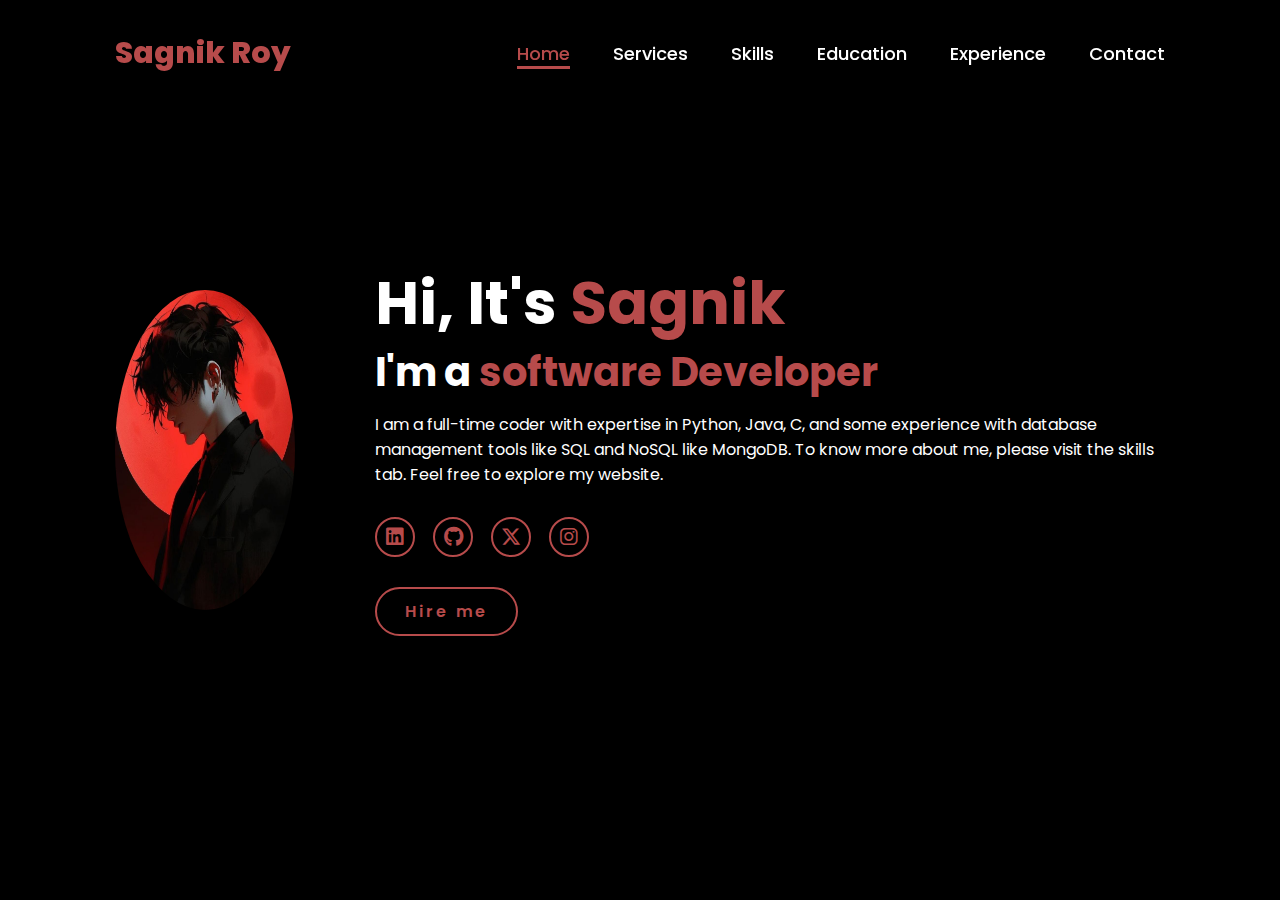
<file: Portfolio Website/index.html>
<!DOCTYPE html>
<html lang="en">
<head>
    <meta charset="UTF-8">
    <meta name="viewport" content="width=device-width, initial-scale=1.0">
    <link rel="stylesheet" href="https://cdnjs.cloudflare.com/ajax/libs/font-awesome/6.5.2/css/all.min.css">
    <link rel="stylesheet" href="style.css">
    <title>Portfolio Website</title>
</head>
<body>
    <header>
        <a href="#" class="logo">Sagnik Roy</a>

        <nav>
            <a href="#" class="active">Home</a>
            <a href="services.html">Services</a>
            <a href="skills.html">Skills</a>
            <a href="#">Education</a>
            <a href="experience.html">Experience</a>
            <a href="#">Contact</a>
        </nav>
    </header>

    <section class="home">
        <div class="home-img">
            <div class="image-slider">
                <img src="main.jpg" alt="Image 1">
                <img src="main1.jpg" alt="Image 2">
                <img src="main3.png" alt="Image 3">
                <img src="main4.png" alt="Image 4">
                <!-- Add more images as needed -->
            </div>
        </div>
        <div class="home-content">
            <h1>Hi, It's <span>Sagnik</span></h1>
            <h3 class="typing-text">I'm a <span></span></h3>
            <p>I am a full-time coder with expertise in Python, Java, C, and some experience with database management tools like SQL and NoSQL like MongoDB. To know more about me, please visit the skills tab. Feel free to explore my website.</p>
            <div class="social-icons">
                <a href="#"><i class="fa-brands fa-linkedin"></i></a>
                <a href="#"><i class="fa-brands fa-github"></i></a>
                <a href="#"><i class="fa-brands fa-x-twitter"></i></a>
                <a href="#"><i class="fa-brands fa-instagram"></i></a>
            </div>
            <a href="#" class="btn">Hire me</a>
        </div>
    </section>
</body>
</html>
</file>
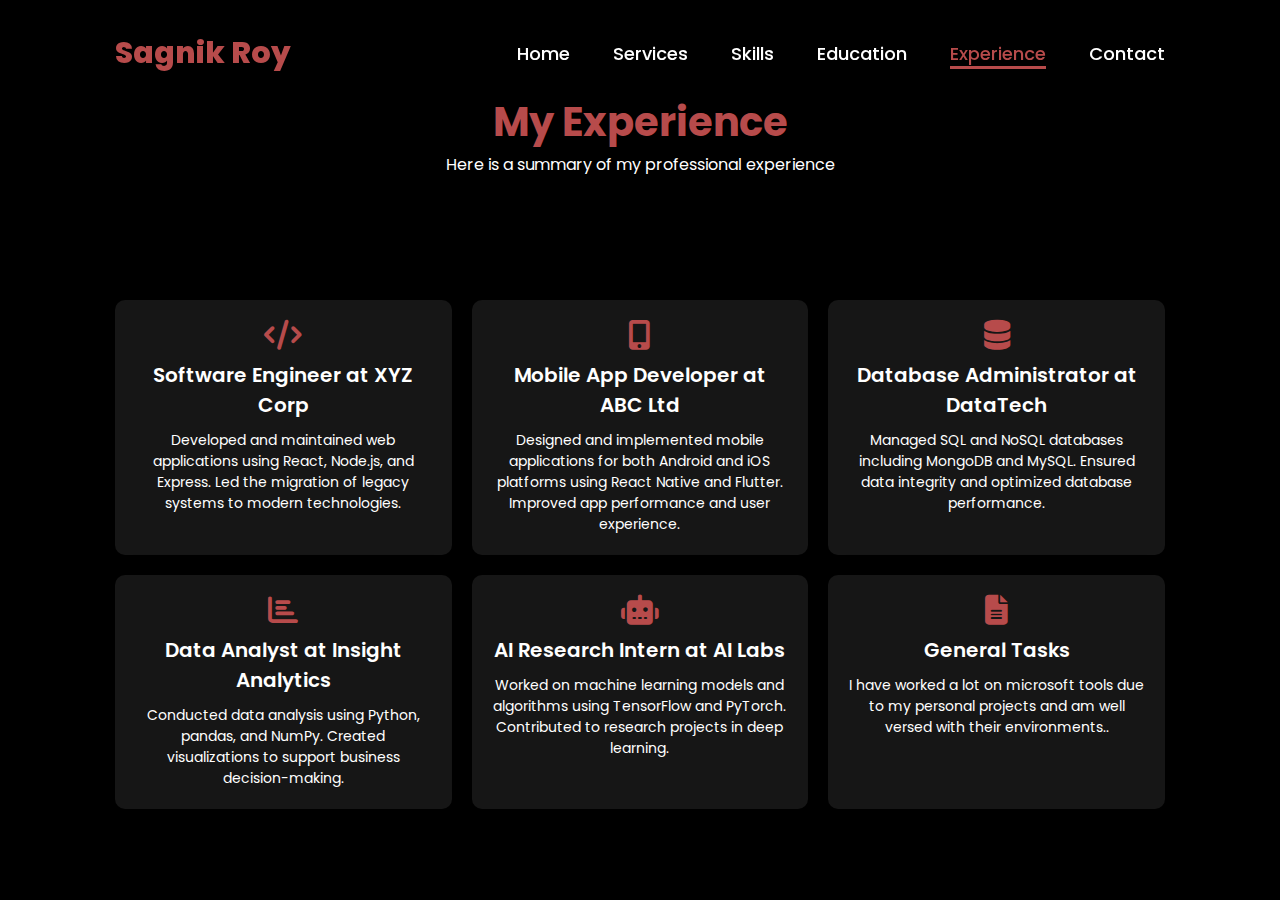
<file: Portfolio Website/experience.html>
<!DOCTYPE html>
<html lang="en">
    
<head>
    <meta charset="UTF-8">
    <meta name="viewport" content="width=device-width, initial-scale=1.0">
    <link rel="stylesheet" href="https://cdnjs.cloudflare.com/ajax/libs/font-awesome/6.5.2/css/all.min.css">
    <link rel="stylesheet" href="style.css">
    <title>Experience - Portfolio Website</title>
</head>
<body>
    <header>
        <a href="#" class="logo">Sagnik Roy</a>

        <nav>
            <a href="index.html">Home</a>
            <a href="services.html">Services</a>
            <a href="skills.html">Skills</a>
            <a href="#">Education</a>
            <a href="experience.html" class="active">Experience</a>
            <a href="#">Contact</a>
        </nav>
    </header>
    <section class="experience">
        <div class="experience-header">
            <h1>My Experience</h1>
            <p>Here is a summary of my professional experience</p>
        </div>
        <div class="experience-grid">
            <div class="experience-item">
                <i class="fa-solid fa-code"></i>
                <h2>Software Engineer at XYZ Corp</h2>
                <p>Developed and maintained web applications using React, Node.js, and Express. Led the migration of legacy systems to modern technologies.</p>
                
            </div>
            <div class="experience-item">
                <i class="fa-solid fa-mobile-alt"></i>
                <h2>Mobile App Developer at ABC Ltd</h2>
                <p>Designed and implemented mobile applications for both Android and iOS platforms using React Native and Flutter. Improved app performance and user experience.</p>
               
            </div>
            <div class="experience-item">
                <i class="fa-solid fa-database"></i>
                <h2>Database Administrator at DataTech</h2>
                <p>Managed SQL and NoSQL databases including MongoDB and MySQL. Ensured data integrity and optimized database performance.</p>
                
            </div>
            <div class="experience-item">
                <i class="fa-solid fa-chart-bar"></i>
                <h2>Data Analyst at Insight Analytics</h2>
                <p>Conducted data analysis using Python, pandas, and NumPy. Created visualizations to support business decision-making.</p>
                
            </div>
            <div class="experience-item">
                <i class="fa-solid fa-robot"></i>
                <h2>AI Research Intern at AI Labs</h2>
                <p>Worked on machine learning models and algorithms using TensorFlow and PyTorch. Contributed to research projects in deep learning.</p>
                
            </div>
            <div class="experience-item">
                <i class="fa-solid fa-file-text"></i>
                <h2>General Tasks</h2>
                <p>I have worked a lot on microsoft tools due to my personal projects and am well versed with their environments..</p>
                
            </div>
        </div>
    </section>
</body>
</html>
</file>
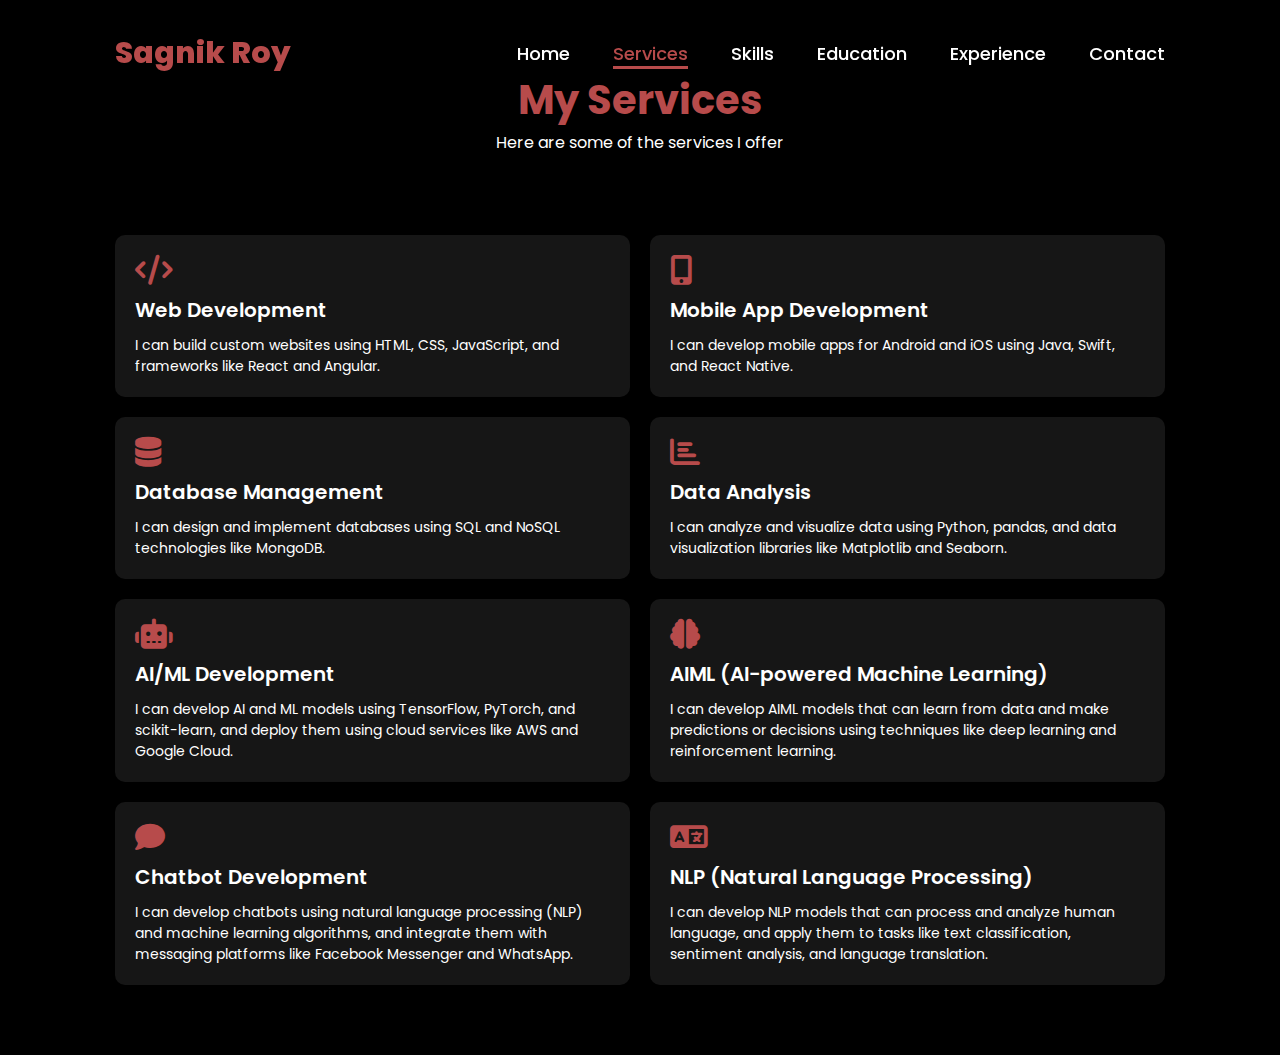
<file: Portfolio Website/services.html>
<!DOCTYPE html>
<html lang="en">
    
<head>
    <meta charset="UTF-8">
    <meta name="viewport" content="width=device-width, initial-scale=1.0">
    <link rel="stylesheet" href="https://cdnjs.cloudflare.com/ajax/libs/font-awesome/6.5.2/css/all.min.css">
    <link rel="stylesheet" href="style.css">
    <title>Services - Portfolio Website</title>
</head>
<body>
    <header>
        <a href="#" class="logo">Sagnik Roy</a>

        <nav>
            <a href="index.html">Home</a>
            <a href="services.html" class="active">Services</a>
            <a href="skills.html">Skills</a>
            <a href="#">Education</a>
            <a href="experience.html">Experience</a>
            <a href="#">Contact</a>
        </nav>
    </header>
    <section class="services">
        <div class="services-header">
            <h1>My Services</h1>
            <p>Here are some of the services I offer</p>
        </div>
        <div class="services-grid">
            <div class="service">
                <i class="fa-solid fa-code"></i>
                <h2>Web Development</h2>
                <p>I can build custom websites using HTML, CSS, JavaScript, and frameworks like React and Angular.</p>
            </div>
            <div class="service">
                <i class="fa-solid fa-mobile-alt"></i>
                <h2>Mobile App Development</h2>
                <p>I can develop mobile apps for Android and iOS using Java, Swift, and React Native.</p>
            </div>
            <div class="service">
                <i class="fa-solid fa-database"></i>
                <h2>Database Management</h2>
                <p>I can design and implement databases using SQL and NoSQL technologies like MongoDB.</p>
            </div>
            <div class="service">
                <i class="fa-solid fa-chart-bar"></i>
                <h2>Data Analysis</h2>
                <p>I can analyze and visualize data using Python, pandas, and data visualization libraries like Matplotlib and Seaborn.</p>
            </div>
            <div class="service">
                <i class="fa-solid fa-robot"></i>
                <h2>AI/ML Development</h2>
                <p>I can develop AI and ML models using TensorFlow, PyTorch, and scikit-learn, and deploy them using cloud services like AWS and Google Cloud.</p>
            </div>
            <div class="service">
                <i class="fa-solid fa-brain"></i>
                <h2>AIML (AI-powered Machine Learning)</h2>
                <p>I can develop AIML models that can learn from data and make predictions or decisions using techniques like deep learning and reinforcement learning.</p>
            </div>
            <div class="service">
                <i class="fa-solid fa-comment"></i>
                <h2>Chatbot Development</h2>
                <p>I can develop chatbots using natural language processing (NLP) and machine learning algorithms, and integrate them with messaging platforms like Facebook Messenger and WhatsApp.</p>
            </div>
            <div class="service">
                <i class="fa-solid fa-language"></i>
                <h2>NLP (Natural Language Processing)</h2>
                <p>I can develop NLP models that can process and analyze human language, and apply them to tasks like text classification, sentiment analysis, and language translation.</p>
            </div>
        </div>
    </section>
</body>
</html>
</file>
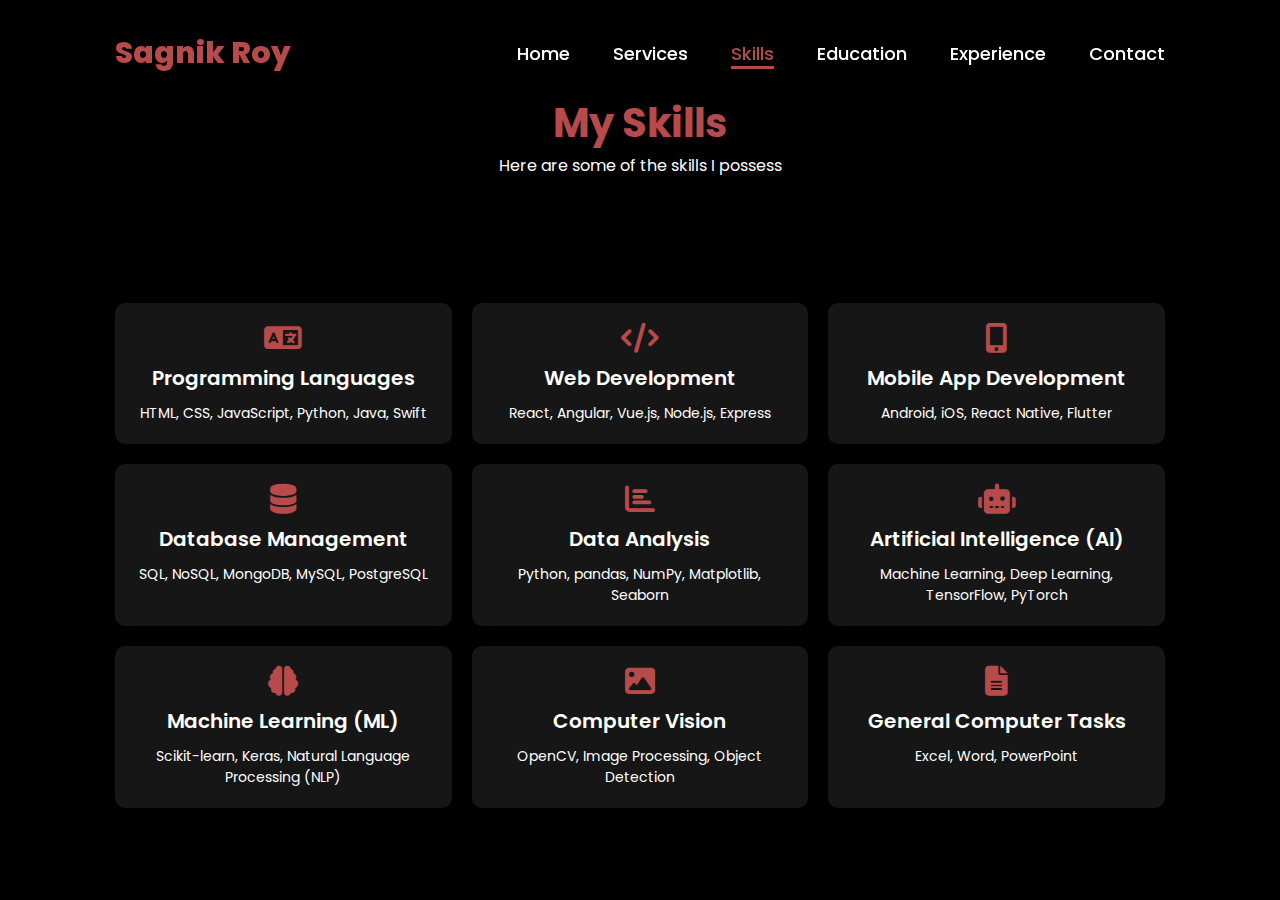
<file: Portfolio Website/skills.html>
<!DOCTYPE html>
<html lang="en">
    
<head>
    <meta charset="UTF-8">
    <meta name="viewport" content="width=device-width, initial-scale=1.0">
    <link rel="stylesheet" href="https://cdnjs.cloudflare.com/ajax/libs/font-awesome/6.5.2/css/all.min.css">
    <link rel="stylesheet" href="style.css">
    <title>Skills - Portfolio Website</title>
</head>
<body>
    <header>
        <a href="#" class="logo">Sagnik Roy</a>

        <nav>
            <a href="index.html">Home</a>
            <a href="services.html">Services</a>
            <a href="skills.html" class="active">Skills</a>
            <a href="#">Education</a>
            <a href="experience.html">Experience</a>
            <a href="#">Contact</a>
        </nav>
    </header>
    <section class="skills">
        <div class="skills-header">
            <h1>My Skills</h1>
            <p>Here are some of the skills I possess</p>
        </div>
        <div class="skills-grid">
            <div class="skill">
                <i class="fa-solid fa-language"></i>
                <h2>Programming Languages</h2>
                <p>HTML, CSS, JavaScript, Python, Java, Swift</p>
            </div>
            <div class="skill">
                <i class="fa-solid fa-code"></i>
                <h2>Web Development</h2>
                <p>React, Angular, Vue.js, Node.js, Express</p>
            </div>
            <div class="skill">
                <i class="fa-solid fa-mobile-alt"></i>
                <h2>Mobile App Development</h2>
                <p>Android, iOS, React Native, Flutter</p>
            </div>
            <div class="skill">
                <i class="fa-solid fa-database"></i>
                <h2>Database Management</h2>
                <p>SQL, NoSQL, MongoDB, MySQL, PostgreSQL</p>
            </div>
            <div class="skill">
                <i class="fa-solid fa-chart-bar"></i>
                <h2>Data Analysis</h2>
                <p>Python, pandas, NumPy, Matplotlib, Seaborn</p>
            </div>
            <div class="skill">
                <i class="fa-solid fa-robot"></i>
                <h2>Artificial Intelligence (AI)</h2>
                <p>Machine Learning, Deep Learning, TensorFlow, PyTorch</p>
            </div>
            <div class="skill">
                <i class="fa-solid fa-brain"></i>
                <h2>Machine Learning (ML)</h2>
                <p>Scikit-learn, Keras, Natural Language Processing (NLP)</p>
            </div>
            <div class="skill">
                <i class="fa-solid fa-image"></i>
                <h2>Computer Vision</h2>
                <p>OpenCV, Image Processing, Object Detection</p>
            </div>
            <div class="skill">
                <i class="fa-solid fa-file-text"></i>
                <h2>General Computer Tasks</h2>
                <p>Excel, Word, PowerPoint</p>
            </div>
        </div>
    </section>
</body>
</html>
</file>
<file: Portfolio Website/style.css>
/* Import Google Fonts */
@import url('https://fonts.googleapis.com/css2?family=Poppins:wght@100;200;300;400;500;600&display=swap');

/* Global Styles */
* {
    margin: 0;
    padding: 0;
    box-sizing: border-box;
    text-decoration: none;
    border: none;
    outline: none;
    font-family: 'Poppins', sans-serif;
}

html {
    font-size: 62.5%;
}

body {
    width: 100%;
    height: 100vh;
    overflow-x: hidden;
    background-color: black;
    color: white;
}

/* Header Styles */
header {
    margin-top: 20px;
    position: fixed;
    top: 0;
    left: 0;
    width: 100%;
    padding: 1rem 9%;
    background-color: transparent;
    filter: drop-shadow(10px);
    display: flex;
    justify-content: space-between;
    align-items: center;
    z-index: 100;
}

.logo {
    font-size: 3rem;
    color: #b74b4b;
    font-weight: 800;
    cursor: pointer;
    transition: 0.5s ease;
}

.logo:hover {
    transform: scale(1.1);
}

nav a {
    font-size: 1.8rem;
    color: white;
    margin-left: 4rem;
    font-weight: 500;
    transition: 0.3s ease;
    border-bottom: 3px solid transparent;
}

nav a:hover,
nav a.active {
    color: #b74b4b;
    border-bottom: 3px solid #b74b4b;
}

/* Responsive Nav Styles */
@media(max-width: 995px) {
    nav {
        position: absolute;
        display: none;
        top: 0;
        right: 0;
        width: 40%;
        border-left: 3px solid #b74b4b;
        border-bottom: 3px solid #b74b4b;
        border-bottom-left-radius: 2rem;
        padding: 1rem solid;
        background-color: #161616;
        border-top: 0.1rem solid rgba(0, 0, 0, 0.1);
    }

    nav.active {
        display: block;
    }

    nav a {
        display: block;
        font-size: 2rem;
        margin: 3rem 0;
    }

    nav a:hover,
    nav a.active {
        padding: 1rem;
        border-radius: 0.5rem;
        border-bottom: 0.5rem solid #b74b4b;
    }
}

/* Section Styles */
section {
    min-height: 100vh;
    padding: 5rem 9% 5rem;
}

/* Home Section */
.home {
    display: flex;
    justify-content: center;
    align-items: center;
    gap: 8rem;
    background-color: black;
    position: relative;
    overflow: hidden; /* Ensure images do not overflow */
}

.home-img {
    width: 32vw; /* Adjust size as needed */
    height: auto;
    position: relative;
    border-radius: 50%;
    box-shadow: 0 0 25px solid #b74b4b;
    overflow: hidden; /* Hide overflowing parts of the images */
}

.image-slider {
    display: flex;
    width: 100%;
    height: 100%;
    animation: slide 30s infinite; /* Adjust duration as needed */
}

.image-slider img {
    width: 100%;
    height: auto;
    flex: 1 0 100%; /* Ensure each image takes full width of container */
}

/* Animation for sliding images */
@keyframes slide {
    0% { transform: translateX(0); }
    25% { transform: translateX(-100%); }
    50% { transform: translateX(-200%); }
    75% { transform: translateX(-300%); }
    100% { transform: translateX(0); }
}

.home-content {
    color: white;
}

/* Home Content Styles */
.home .home-content h1 {
    font-size: 6rem;
    font-weight: 700;
    line-height: 1.3;
}

span {
    color: #b74b4b;
}

.home-content h3 {
    font-size: 4rem;
    margin-bottom: 1rem;
    font-weight: 700;
}

.home-content p {
    font-size: 1.6rem;
}

.social-icons a {
    display: inline-flex;
    justify-content: center;
    align-items: center;
    width: 4rem;
    height: 4rem;
    background-color: transparent;
    border: 0.2rem solid #b74b4b;
    font-size: 2rem;
    border-radius: 50%;
    margin: 3rem 1.5rem 3rem 0;
    transition: 0.3s ease;
    color: #b74b4b;
}

.social-icons a:hover {
    color: black;
    transform: scale(1.3) translateY(-5px);
    background-color: #b74b4b;
    box-shadow: 0 0 25px #b74b4b;
}

.btn {
    display: inline-block;
    padding: 1rem 2.8rem;
    background-color: black;
    border-radius: 4rem;
    font-size: 1.6rem;
    color: #b74b4b;
    letter-spacing: 0.3rem;
    font-weight: 600;
    border: 2px solid #b74b4b;
    transition: 0.3s ease;
    cursor: pointer;
}

.btn:hover {
    transform: scale3d(1.03);
    background-color: #b74b4b;
    color: black;
    box-shadow: 0 0 25px #b74b4b;
}

/* Adjustments for responsive design */
@media(max-width: 995px) {
    .home {
        flex-direction: column;
        margin: 5rem 4rem;
    }

    .home .home-content h3 {
        font-size: 2.5rem;
    }

    .home-content h1 {
        font-size: 5rem;
    }

    .home-img {
        width: 70vw;
        margin-top: 4rem;
    }
}

/* Services Section */
.services {
    display: flex;
    flex-wrap: wrap;
    justify-content: center;
    align-items: center;
    gap: 4rem;
    padding: 7rem 9%;
    background-color: black;
}

.services-header {
    width: 100%;
    text-align: center;
    margin-bottom: 4rem;
}

.services-header h1 {
    font-size: 4rem;
    font-weight: 700;
    color: #b74b4b;
}

.services-header p {
    font-size: 1.6rem;
    color: white;
}

.services-grid {
    display: grid;
    grid-template-columns: repeat(2, 1fr);
    gap: 2rem;
}

.service {
    background-color: #161616;
    padding: 2rem;
    border-radius: 1rem;
    box-shadow: 0 0 25px rgba(0, 0, 0, 0.1);
}

.service i {
    font-size: 3rem;
    color: #b74b4b;
    margin-bottom: 1rem;
}

.service h2 {
    font-size: 2rem;
    font-weight: 600;
    color: white;
    margin-bottom: 1rem;
}

.service p {
    font-size: 1.4rem;
    color: white;
}

/* Skills Section */
.skills {
    display: flex;
    flex-wrap: wrap;
    justify-content: center;
    align-items: center;
    gap: 4rem;
    padding: 7rem 9%;
    background-color: black;
}

.skills-header {
    width: 100%;
    text-align: center;
    margin-bottom: 4rem;
}

.skills-header h1 {
    font-size: 4rem;
    font-weight: 700;
    color: #b74b4b;
}

.skills-header p {
    font-size: 1.6rem;
}

.skills-grid {
    display: grid;
    grid-template-columns: repeat(3, 1fr);
    gap: 2rem;
}

.skill {
    background-color: #161616;
    padding: 2rem;
    border-radius: 1rem;
    box-shadow: 0 0 25px rgba(0, 0, 0, 0.1);
    text-align: center;
}

.skill i {
    font-size: 3rem;
    color: #b74b4b;
    margin-bottom: 1rem;
}

.skill h2 {
    font-size: 2rem;
    font-weight: 600;
    color: white;
    margin-bottom: 1rem;
}

.skill p {
    font-size: 1.4rem;
    color: white;
}

/* Experience Section */
.experience {
    display: flex;
    flex-wrap: wrap;
    justify-content: center;
    align-items: center;
    gap: 4rem;
    padding: 7rem 9%;
    background-color: black;
}

.experience-header {
    width: 100%;
    text-align: center;
    margin-bottom: 4rem;
}

.experience-header h1 {
    font-size: 4rem;
    font-weight: 700;
    color: #b74b4b;
}

.experience-header p {
    font-size: 1.6rem;
}

.experience-grid {
    display: grid;
    grid-template-columns: repeat(3, 1fr);
    gap: 2rem;
}

.experience-item {
    background-color: #161616;
    padding: 2rem;
    border-radius: 1rem;
    box-shadow: 0 0 25px rgba(0, 0, 0, 0.1);
    text-align: center;
}

.experience-item i {
    font-size: 3rem;
    color: #b74b4b;
    margin-bottom: 1rem;
}

.experience-item h2 {
    font-size: 2rem;
    font-weight: 600;
    color: white;
    margin-bottom: 1rem;
}

.experience-item p {
    font-size: 1.4rem;
    color: white;
}

/* Button Styles */
.btn {
    display: inline-block;
    padding: 1rem 2.8rem;
    background-color: black;
    border-radius: 4rem;
    font-size: 1.6rem;
    color: #b74b4b;
    letter-spacing: 0.3rem;
    font-weight: 600;
    border: 2px solid #b74b4b;
    transition: 0.3s ease;
    cursor: pointer;
}

.btn:hover {
    transform: scale3d(1.03);
    background-color: #b74b4b;
    color: black;
    box-shadow: 0 0 25px #b74b4b;
}

/* Social Icons Styles */
.social-icons a {
    display: inline-flex;
    justify-content: center;
    align-items: center;
    width: 4rem;
    height: 4rem;
    background-color: transparent;
    border: 0.2rem solid #b74b4b;
    font-size: 2rem;
    border-radius: 50%;
    margin: 3rem 1.5rem 3rem 0;
    transition: 0.3s ease;
    color: #b74b4b;
}

.social-icons a:hover {
    color: black;
    transform: scale(1.3) translateY(-5px);
    background-color: #b74b4b;
    box-shadow: 0 0 25px #b74b4b;
}

/* Typing Text Animation */
.typing-text {
    font-size: 34px;
    font-weight: 600;
    min-width: 280px;
}

.typing-text span {
    position: relative;
}

.typing-text span::before {
    content: "software Developer";
    color: #b74b4b;
    animation: words 20s infinite;
}

.typing-text span::after {
    content: "";
    background-color: black;
    position: absolute;
    width: calc(100% + 8px);
    height: 100%;
    border-left: 3px solid black;
    right: -8;
    animation: cursor 0.6s infinite;
}

@keyframes cursor {
    to {
        border-left: 3px solid #b74b4b;
    }
}

@keyframes words {
    0%, 20% {
        content: "Python Developer";
    }
    21%, 40% {
        content: "Java Developer";
    }
    41%, 60% {
        content: "C Developer";
    }
    61%, 80% {
        content: "Website Designer";
    }
    81%, 100% {
        content: "Database Manager";
    }
}

/* Media Queries */

/* Responsive Skills Section */
@media (max-width: 1000px) {
    .skills-grid {
        grid-template-columns: repeat(2, 1fr);
    }
}

@media (max-width: 995px) {
    .skills {
        padding: 3rem 4rem;
    }

    .skills-header h1 {
        font-size: 3rem;
    }

    .skills-grid {
        grid-template-columns: 1fr;
    }
}

/* Responsive Services Section */
@media (max-width: 1000px) {
    .services-grid {
        grid-template-columns: repeat(1, 1fr);
    }
}

@media (max-width: 995px) {
    .services {
        flex-direction: column;
        margin: 5rem 4rem;
    }

    .services-header h1 {
        font-size: 3rem;
    }

    .service {
        margin-bottom: 4rem;
    }
}

/* Responsive Home Section */
@media (max-width: 1000px) {
    .home {
        gap: 4rem;
    }
}

@media (max-width: 995px) {
    .home {
        flex-direction: column;
        margin: 5rem 4rem;
    }

    .home .home-content h3 {
        font-size: 2.5rem;
    }

    .home-content h1 {
        font-size: 5rem;
    }

    .home-img img {
        width: 70vw;
        margin-top: 4rem;
    }
}
</file>
